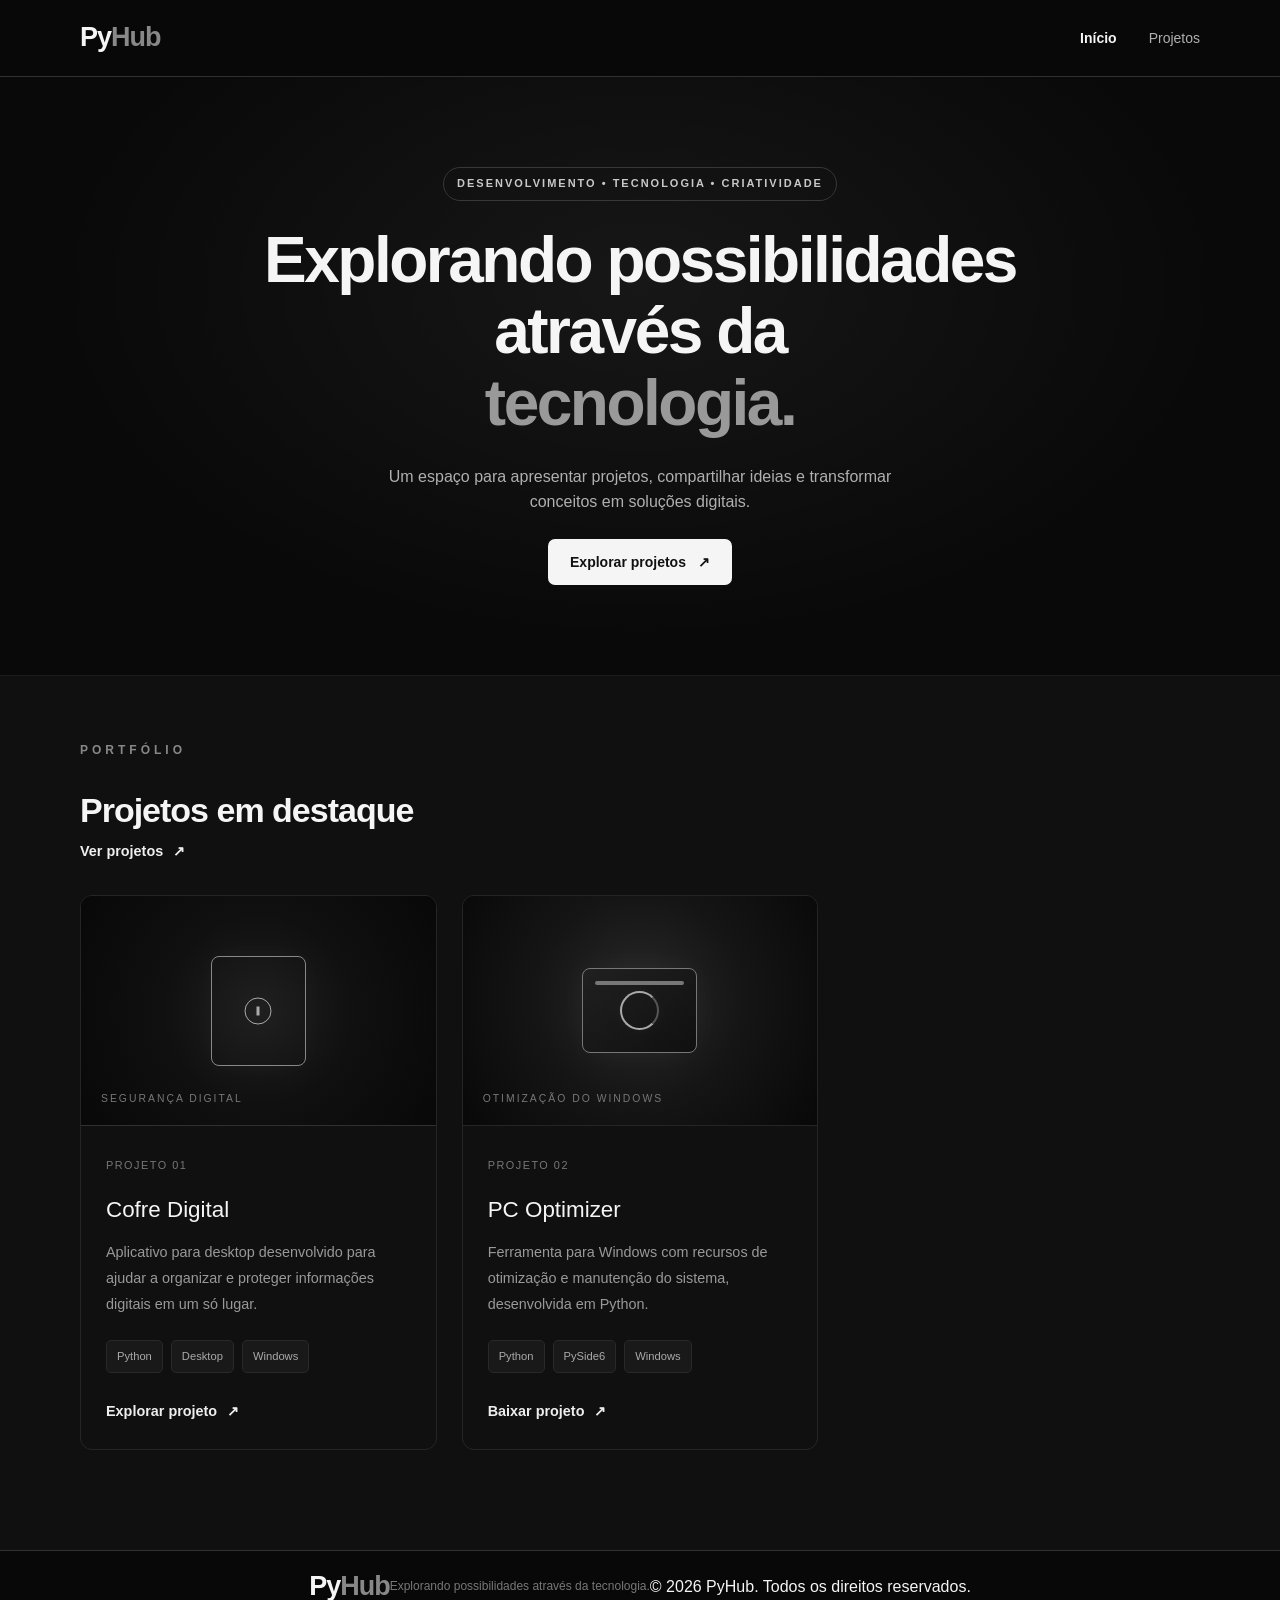
<file: index.html>
<!DOCTYPE html>
<html lang="pt-BR">
<head>
    <meta charset="UTF-8">
    <meta name="viewport" content="width=device-width, initial-scale=1.0">

    <meta
        name="description"
        content="PyHub — explorando possibilidades através da tecnologia, programação e projetos."
    >

    <title>PyHub | Tecnologia e Projetos</title>

    <link rel="stylesheet" href="css/style.css">
</head>

<body>

    <!-- Cabeçalho -->
    <header class="cabecalho">
        <div class="container navegacao">

            <a href="index.html" class="logo">
                Py<span>Hub</span>
            </a>

            <button
                class="menu-toggle"
                aria-label="Abrir menu"
                aria-expanded="false"
                aria-controls="menu"
            >
                <span></span>
                <span></span>
                <span></span>
            </button>

            <nav id="menu" class="menu">
                <a href="index.html" class="link-menu ativo">Início</a>
                <a href="projetos.html" class="link-menu">Projetos</a>
            </nav>

        </div>
    </header>

    <!-- Conteúdo principal -->
    <main>

        <!-- Apresentação -->
        <section class="hero">
            <div class="container hero-conteudo">

                <span class="hero-etiqueta">
                    DESENVOLVIMENTO • TECNOLOGIA • CRIATIVIDADE
                </span>

                <h1>
                    Explorando possibilidades
                    através da <span>tecnologia.</span>
                </h1>

                <p>
                    Um espaço para apresentar projetos, compartilhar ideias
                    e transformar conceitos em soluções digitais.
                </p>

                <a href="projetos.html" class="botao">
                    Explorar projetos
                    <span aria-hidden="true">↗</span>
                </a>

            </div>
        </section>

        <!-- Projetos em destaque -->
        <section class="secao-destaques">
            <div class="container">

                <div class="titulo-secao">
                    <div>
                        <span class="subtitulo">PORTFÓLIO</span>
                        <h2>Projetos em destaque</h2>
                    </div>

                    <a href="projetos.html" class="link-projeto">
                        Ver projetos
                        <span aria-hidden="true">↗</span>
                    </a>
                </div>

                <div class="grade-projetos">

                    <!-- Projeto 01: Cofre Digital -->
                    <article class="cartao-projeto">

                        <a
                            href="projetos/cofre-digital.html"
                            class="visual-projeto visual-cofre"
                            aria-label="Conhecer o projeto Cofre Digital"
                        >
                            <div class="cofre-icone" aria-hidden="true">
                                <div class="cofre-fechadura"></div>
                            </div>

                            <span class="visual-legenda">
                                SEGURANÇA DIGITAL
                            </span>
                        </a>

                        <div class="info-projeto">

                            <span class="numero-projeto">
                                PROJETO 01
                            </span>

                            <h3>Cofre Digital</h3>

                            <p>
                                Aplicativo para desktop desenvolvido
                                para ajudar a organizar e proteger
                                informações digitais em um só lugar.
                            </p>

                            <div class="tecnologias">
                                <span>Python</span>
                                <span>Desktop</span>
                                <span>Windows</span>
                            </div>

                            <a
                                href="projetos/cofre-digital.html"
                                class="link-projeto"
                            >
                                Explorar projeto
                                <span aria-hidden="true">↗</span>
                            </a>

                        </div>

                    </article>

                    <!-- Projeto 02: PC Optimizer -->
                    <article class="cartao-projeto">

                        <a
                            href="https://www.mediafire.com/file/gr42xhf5uawu7mx/PC-Optimizer.rar/file"
                            class="visual-projeto visual-optimizer"
                            aria-label="Baixar o PC Optimizer"
                            target="_blank"
                            rel="noopener noreferrer"
                        >
                            <div class="optimizer-icone" aria-hidden="true"></div>

                            <span class="visual-legenda">
                                OTIMIZAÇÃO DO WINDOWS
                            </span>
                        </a>

                        <div class="info-projeto">

                            <span class="numero-projeto">
                                PROJETO 02
                            </span>

                            <h3>PC Optimizer</h3>

                            <p>
                                Ferramenta para Windows com recursos
                                de otimização e manutenção do sistema,
                                desenvolvida em Python.
                            </p>

                            <div class="tecnologias">
                                <span>Python</span>
                                <span>PySide6</span>
                                <span>Windows</span>
                            </div>

                            <a
                                href="https://www.mediafire.com/file/gr42xhf5uawu7mx/PC-Optimizer.rar/file"
                                class="link-projeto"
                                target="_blank"
                                rel="noopener noreferrer"
                            >
                                Baixar projeto
                                <span aria-hidden="true">↗</span>
                            </a>

                        </div>

                    </article>

                </div>

            </div>
        </section>

    </main>

    <!-- Rodapé -->
    <footer class="rodape">
        <div class="container rodape-conteudo">

            <a href="index.html" class="logo">
                Py<span>Hub</span>
            </a>

            <p>
                Explorando possibilidades através da tecnologia.
            </p>

            <span class="copyright">
                © 2026 PyHub. Todos os direitos reservados.
            </span>

        </div>
    </footer>

    <!-- JavaScript do menu -->
    <script>
        const menuToggle = document.querySelector(".menu-toggle");
        const menu = document.querySelector("#menu");

        if (menuToggle && menu) {
            menuToggle.addEventListener("click", () => {
                const aberto =
                    menuToggle.getAttribute("aria-expanded") === "true";

                menuToggle.setAttribute(
                    "aria-expanded",
                    String(!aberto)
                );

                menu.classList.toggle("aberto", !aberto);

                menuToggle.setAttribute(
                    "aria-label",
                    aberto ? "Abrir menu" : "Fechar menu"
                );
            });

            menu.querySelectorAll("a").forEach((link) => {
                link.addEventListener("click", () => {
                    menu.classList.remove("aberto");
                    menuToggle.setAttribute("aria-expanded", "false");
                    menuToggle.setAttribute("aria-label", "Abrir menu");
                });
            });

            document.addEventListener("keydown", (evento) => {
                if (evento.key === "Escape") {
                    menu.classList.remove("aberto");
                    menuToggle.setAttribute("aria-expanded", "false");
                    menuToggle.setAttribute("aria-label", "Abrir menu");
                }
            });
        }
    </script>

</body>
</html>
</file>
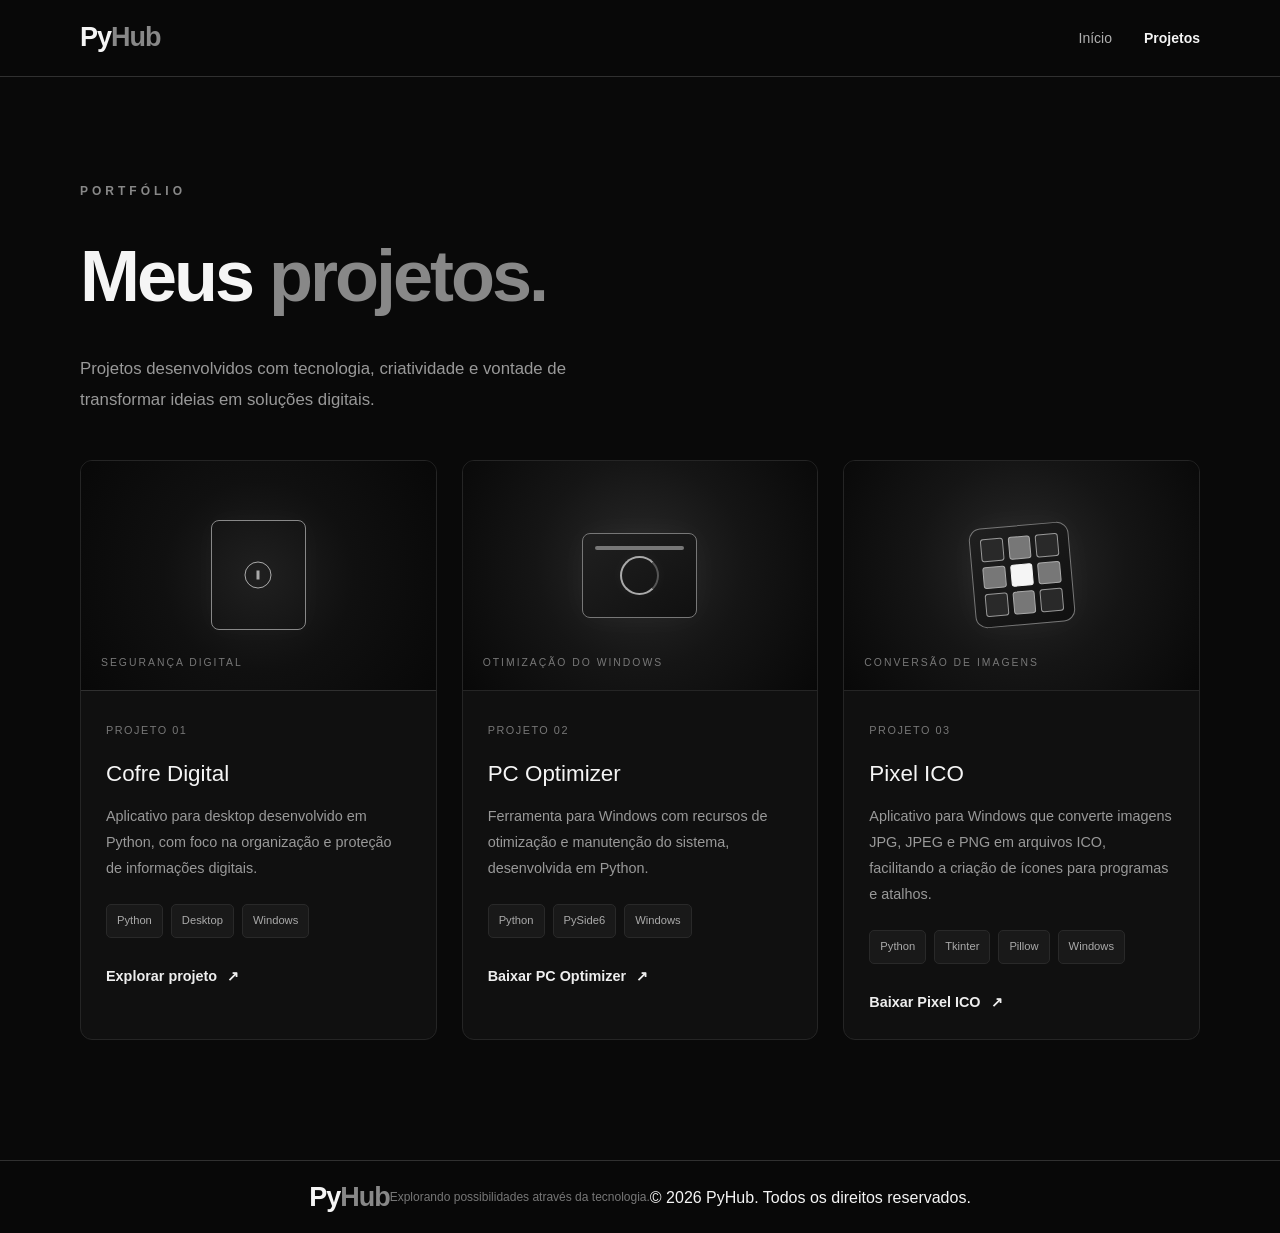
<file: projetos.html>
<!DOCTYPE html>
<html lang="pt-BR">
<head>
    <meta charset="UTF-8">
    <meta name="viewport" content="width=device-width, initial-scale=1.0">

    <meta
        name="description"
        content="Conheça os projetos desenvolvidos e apresentados no PyHub."
    >

    <title>Meus Projetos | PyHub</title>

    <link rel="stylesheet" href="css/style.css">
</head>

<body>

    <!-- Cabeçalho -->
    <header class="cabecalho">
        <div class="container navegacao">

            <a href="index.html" class="logo">
                Py<span>Hub</span>
            </a>

            <button
                class="menu-toggle"
                aria-label="Abrir menu"
                aria-expanded="false"
                aria-controls="menu"
            >
                <span></span>
                <span></span>
                <span></span>
            </button>

            <nav id="menu" class="menu">
                <a href="index.html" class="link-menu">Início</a>
                <a href="projetos.html" class="link-menu ativo">Projetos</a>
            </nav>

        </div>
    </header>

    <!-- Conteúdo principal -->
    <main>

        <section class="secao-projetos">
            <div class="container">

                <!-- Introdução -->
                <div class="titulo-secao">

                    <span class="subtitulo">PORTFÓLIO</span>

                    <h1>
                        Meus <span>projetos.</span>
                    </h1>

                    <p>
                        Projetos desenvolvidos com tecnologia,
                        criatividade e vontade de transformar ideias
                        em soluções digitais.
                    </p>

                </div>

                <!-- Grade de projetos -->
                <div class="grade-projetos">

                    <!-- Projeto 01: Cofre Digital -->
                    <article class="cartao-projeto">

                        <a
                            href="projetos/cofre-digital.html"
                            class="visual-projeto visual-cofre"
                            aria-label="Conhecer o Cofre Digital"
                        >

                            <div class="cofre-icone" aria-hidden="true">
                                <div class="cofre-fechadura"></div>
                            </div>

                            <span class="visual-legenda">
                                SEGURANÇA DIGITAL
                            </span>

                        </a>

                        <div class="info-projeto">

                            <span class="numero-projeto">
                                PROJETO 01
                            </span>

                            <h2>Cofre Digital</h2>

                            <p>
                                Aplicativo para desktop desenvolvido
                                em Python, com foco na organização
                                e proteção de informações digitais.
                            </p>

                            <div class="tecnologias">
                                <span>Python</span>
                                <span>Desktop</span>
                                <span>Windows</span>
                            </div>

                            <a
                                href="projetos/cofre-digital.html"
                                class="link-projeto"
                            >
                                Explorar projeto
                                <span aria-hidden="true">↗</span>
                            </a>

                        </div>

                    </article>

                    <!-- Projeto 02: PC Optimizer -->
                    <article class="cartao-projeto">

                        <a
                            href="https://www.mediafire.com/file/gr42xhf5uawu7mx/PC-Optimizer.rar/file"
                            class="visual-projeto visual-optimizer"
                            aria-label="Baixar o PC Optimizer"
                            target="_blank"
                            rel="noopener noreferrer"
                        >

                            <div class="optimizer-icone" aria-hidden="true"></div>

                            <span class="visual-legenda">
                                OTIMIZAÇÃO DO WINDOWS
                            </span>

                        </a>

                        <div class="info-projeto">

                            <span class="numero-projeto">
                                PROJETO 02
                            </span>

                            <h2>PC Optimizer</h2>

                            <p>
                                Ferramenta para Windows com recursos
                                de otimização e manutenção do sistema,
                                desenvolvida em Python.
                            </p>

                            <div class="tecnologias">
                                <span>Python</span>
                                <span>PySide6</span>
                                <span>Windows</span>
                            </div>

                            <a
                                href="https://www.mediafire.com/file/gr42xhf5uawu7mx/PC-Optimizer.rar/file"
                                class="link-projeto"
                                target="_blank"
                                rel="noopener noreferrer"
                            >
                                Baixar PC Optimizer
                                <span aria-hidden="true">↗</span>
                            </a>

                        </div>

                    </article>

                    <!-- Projeto 03: Pixel ICO -->
                    <article class="cartao-projeto">

                        <div
                            class="visual-projeto visual-pixel-ico"
                            role="img"
                            aria-label="Pixel ICO, conversor de imagens para ícones"
                        >

                            <div class="pixel-icone" aria-hidden="true">
                                <span></span>
                                <span></span>
                                <span></span>
                                <span></span>
                                <span></span>
                                <span></span>
                                <span></span>
                                <span></span>
                                <span></span>
                            </div>

                            <span class="visual-legenda">
                                CONVERSÃO DE IMAGENS
                            </span>

                        </div>

                        <div class="info-projeto">

                            <span class="numero-projeto">
                                PROJETO 03
                            </span>

                            <h2>Pixel ICO</h2>

                            <p>
                                Aplicativo para Windows que converte
                                imagens JPG, JPEG e PNG em arquivos
                                ICO, facilitando a criação de ícones
                                para programas e atalhos.
                            </p>

                            <div class="tecnologias">
                                <span>Python</span>
                                <span>Tkinter</span>
                                <span>Pillow</span>
                                <span>Windows</span>
                            </div>

                            <!-- Adicione o link de download quando estiver hospedado -->
                            
                            <a
                                href="https://www.mediafire.com/file/5153hezkbx34obw/Pixel+Ico.rar/file"
                                class="link-projeto"
                                target="_blank"
                                rel="noopener noreferrer"
                            >
                                Baixar Pixel ICO
                                <span aria-hidden="true">↗</span>
                                </a>


                        </div>

                    </article>

                </div>

            </div>
        </section>

    </main>

    <!-- Rodapé -->
    <footer class="rodape">
        <div class="container rodape-conteudo">

            <a href="index.html" class="logo">
                Py<span>Hub</span>
            </a>

            <p>
                Explorando possibilidades através da tecnologia.
            </p>

            <span class="copyright">
                © 2026 PyHub. Todos os direitos reservados.
            </span>

        </div>
    </footer>

    <!-- JavaScript do menu -->
    <script>
        const menuToggle = document.querySelector(".menu-toggle");
        const menu = document.querySelector("#menu");

        if (menuToggle && menu) {
            menuToggle.addEventListener("click", () => {
                const aberto =
                    menuToggle.getAttribute("aria-expanded") === "true";

                menuToggle.setAttribute(
                    "aria-expanded",
                    String(!aberto)
                );

                menu.classList.toggle("aberto", !aberto);

                menuToggle.setAttribute(
                    "aria-label",
                    aberto ? "Abrir menu" : "Fechar menu"
                );
            });

            menu.querySelectorAll("a").forEach((link) => {
                link.addEventListener("click", () => {
                    menu.classList.remove("aberto");

                    menuToggle.setAttribute("aria-expanded", "false");
                    menuToggle.setAttribute("aria-label", "Abrir menu");
                });
            });

            document.addEventListener("keydown", (evento) => {
                if (evento.key === "Escape") {
                    menu.classList.remove("aberto");

                    menuToggle.setAttribute("aria-expanded", "false");
                    menuToggle.setAttribute("aria-label", "Abrir menu");
                }
            });
        }
    </script>

</body>
</html>
</file>
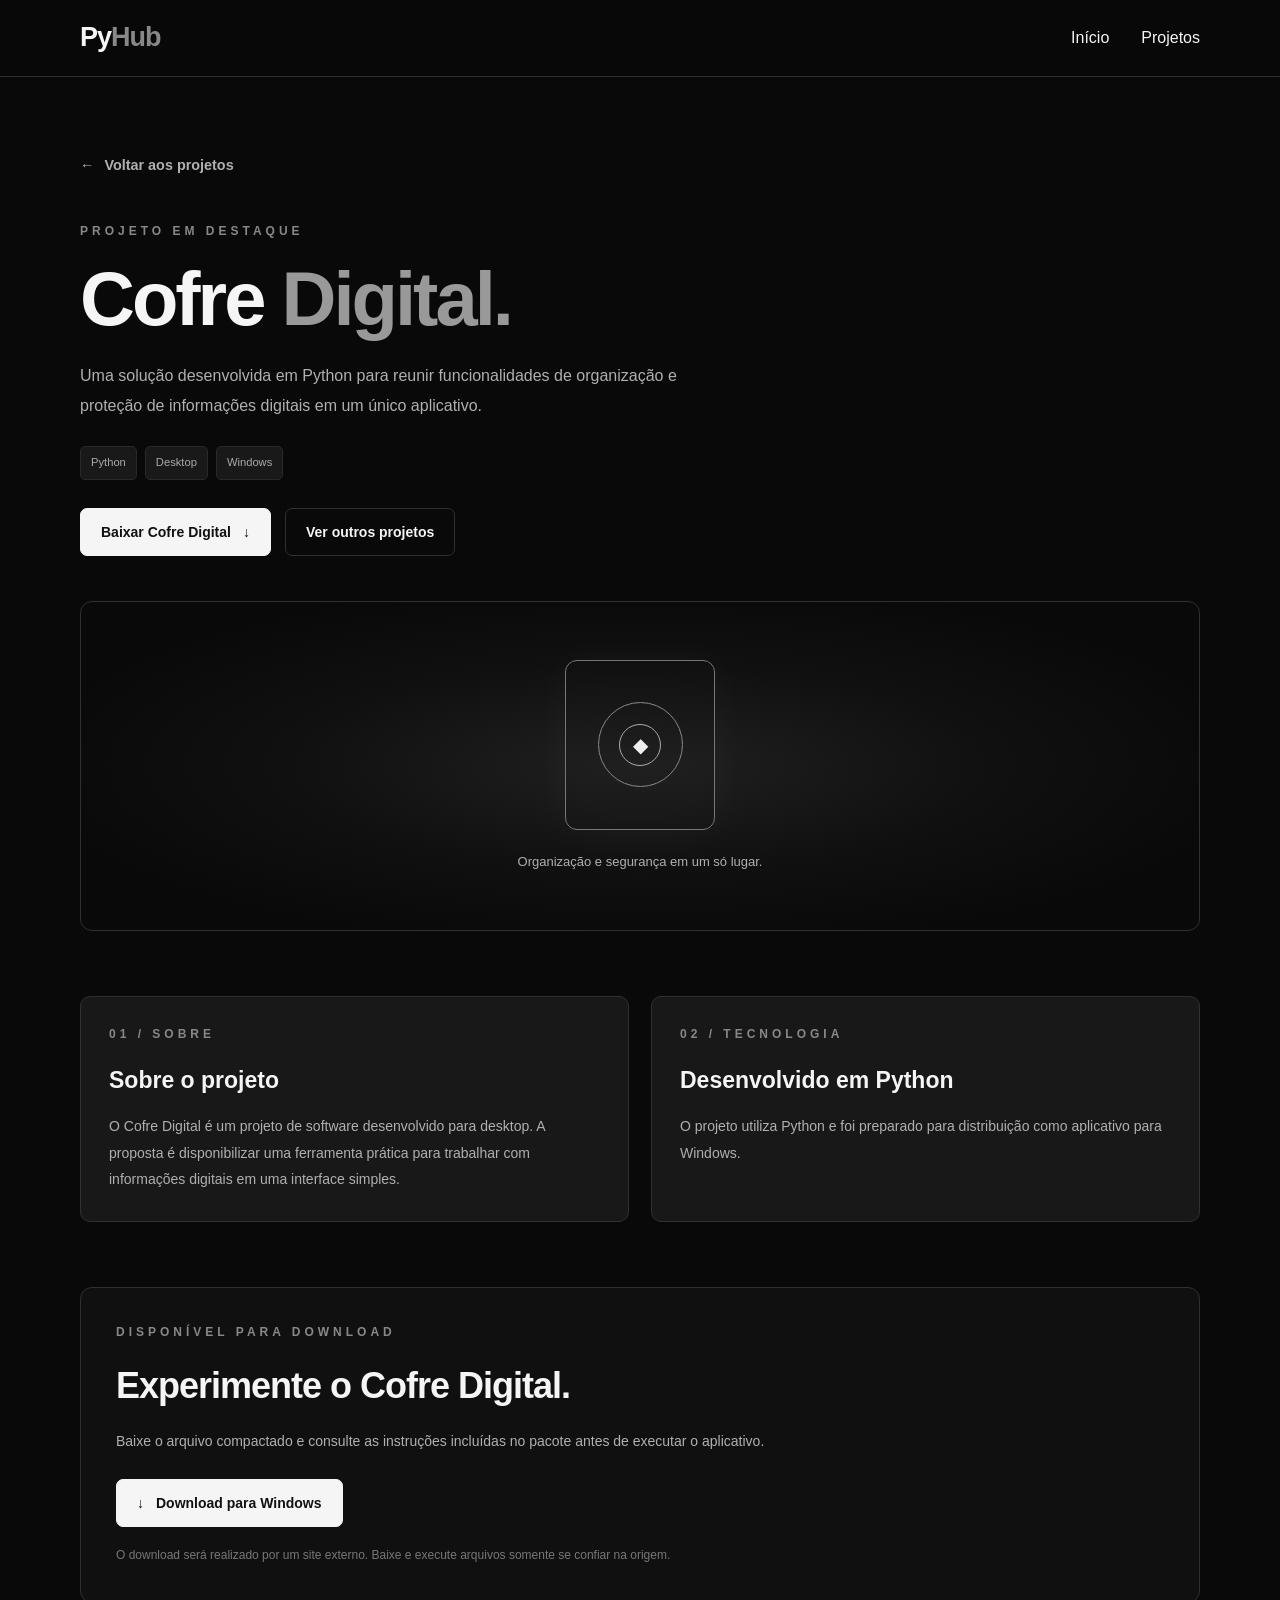
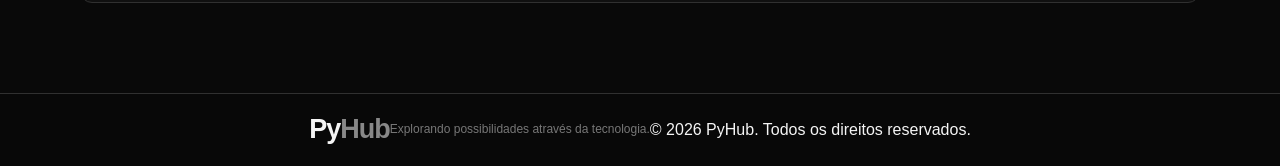
<file: projetos/cofre-digital.html>
<!DOCTYPE html>
<html lang="pt-BR">
<head>
    <meta charset="UTF-8">
    <meta name="viewport" content="width=device-width, initial-scale=1.0">

    <meta
        name="description"
        content="Conheça o Cofre Digital, um aplicativo para organizar informações digitais."
    >

    <title>Cofre Digital | PyHub</title>

    <link rel="stylesheet" href="../css/style.css">
</head>

<body>

    <!-- Cabeçalho -->
    <header class="cabecalho">
        <div class="container navegacao">

            <a href="../index.html" class="logo">
                Py<span>Hub</span>
            </a>

            <button
                class="menu-toggle"
                aria-label="Abrir menu"
                aria-expanded="false"
                aria-controls="menu"
            >
                <span></span>
                <span></span>
                <span></span>
            </button>

            <nav id="menu" class="menu">
                <a href="../index.html">Início</a>
                <a href="../projetos.html">Projetos</a>
            </nav>

        </div>
    </header>


    <!-- Conteúdo principal -->
    <main class="detalhe-projeto">

        <section class="detalhe-intro container">

            <a href="../projetos.html" class="link-projeto">
                <span aria-hidden="true">←</span>
                Voltar aos projetos
            </a>

            <span class="subtitulo">PROJETO EM DESTAQUE</span>

            <h1>Cofre <span>Digital.</span></h1>

            <p>
                Uma solução desenvolvida em Python para reunir
                funcionalidades de organização e proteção de
                informações digitais em um único aplicativo.
            </p>

            <div class="tecnologias">
                <span>Python</span>
                <span>Desktop</span>
                <span>Windows</span>
            </div>

            <div class="detalhe-acoes">
                <a
                    href="https://www.mediafire.com/file/9397wivo0n5shvx/cofre+digital.rar/file"
                    class="botao-download"
                    target="_blank"
                    rel="noopener noreferrer"
                >
                    Baixar Cofre Digital
                    <span aria-hidden="true">↓</span>
                </a>

                <a href="../projetos.html" class="botao-secundario">
                    Ver outros projetos
                </a>
            </div>

        </section>


        <!-- Apresentação visual -->
        <section class="container capa-cofre">

            <div class="cofre-grande">
                <div class="cofre-anel">
                    <div class="cofre-centro">
                        <span aria-hidden="true">◆</span>
                    </div>
                </div>
            </div>

            <p>Organização e segurança em um só lugar.</p>

        </section>


        <!-- Informações -->
        <section class="container blocos-detalhe">

            <article class="bloco-detalhe">
                <span class="subtitulo">01 / SOBRE</span>

                <h2>Sobre o projeto</h2>

                <p>
                    O Cofre Digital é um projeto de software desenvolvido
                    para desktop. A proposta é disponibilizar uma
                    ferramenta prática para trabalhar com informações
                    digitais em uma interface simples.
                </p>
            </article>

            <article class="bloco-detalhe">
                <span class="subtitulo">02 / TECNOLOGIA</span>

                <h2>Desenvolvido em Python</h2>

                <p>
                    O projeto utiliza Python e foi preparado para
                    distribuição como aplicativo para Windows.
                </p>
            </article>

        </section>


        <!-- Download -->
        <section class="container bloco-download">

            <div class="download-texto">
                <span class="subtitulo">DISPONÍVEL PARA DOWNLOAD</span>

                <h2>Experimente o Cofre Digital.</h2>

                <p>
                    Baixe o arquivo compactado e consulte as instruções
                    incluídas no pacote antes de executar o aplicativo.
                </p>
            </div>

            <a
                href="https://www.mediafire.com/file/9397wivo0n5shvx/cofre+digital.rar/file"
                class="botao-download"
                target="_blank"
                rel="noopener noreferrer"
            >
                <span aria-hidden="true">↓</span>
                Download para Windows
            </a>

            <p class="aviso-download">
                O download será realizado por um site externo.
                Baixe e execute arquivos somente se confiar na origem.
            </p>

        </section>

    </main>


    <!-- Rodapé -->
    <footer class="rodape">
        <div class="container rodape-conteudo">

            <a href="../index.html" class="logo">
                Py<span>Hub</span>
            </a>

            <p>Explorando possibilidades através da tecnologia.</p>

            <span class="copyright">
                © 2026 PyHub. Todos os direitos reservados.
            </span>

        </div>
    </footer>


    <script src="../script.js"></script>

</body>
</html>
</file>
<file: css/style.css>
/* ==============================
   1. CONFIGURAÇÕES GERAIS
================================ */

:root {
    --fundo: #090909;
    --fundo-secundario: #101010;
    --cartao: #181818;
    --cartao-hover: #202020;
    --borda: #303030;
    --branco: #f5f5f5;
    --cinza: #b0b0b0;
    --cinza-escuro: #777777;
    --transicao: 0.3s ease;
}

* {
    margin: 0;
    padding: 0;
    box-sizing: border-box;
}

html {
    scroll-behavior: smooth;
    scroll-padding-top: 90px;
}

body {
    font-family: Arial, Helvetica, sans-serif;
    background: var(--fundo);
    color: var(--branco);
    line-height: 1.6;
    min-height: 100vh;
}

a {
    color: inherit;
    text-decoration: none;
}

button,
a {
    -webkit-tap-highlight-color: transparent;
}

button {
    font: inherit;
}

.container {
    width: min(1120px, 90%);
    margin-inline: auto;
}

::selection {
    background: var(--branco);
    color: var(--fundo);
}


/* ==============================
   2. CABEÇALHO E NAVEGAÇÃO
================================ */

.cabecalho {
    position: sticky;
    top: 0;
    z-index: 1000;
    background: rgba(9, 9, 9, 0.92);
    border-bottom: 1px solid var(--borda);
    backdrop-filter: blur(12px);
}

.navegacao {
    min-height: 76px;
    display: flex;
    align-items: center;
    justify-content: space-between;
    gap: 24px;
}

.logo {
    font-size: 27px;
    font-weight: 800;
    letter-spacing: -1px;
    color: var(--branco);
    transition: opacity var(--transicao);
}

.logo:hover {
    opacity: 0.7;
}

.menu {
    display: flex;
    align-items: center;
    gap: 32px;
    list-style: none;
}

.link-menu {
    display: inline-block;
    color: var(--cinza);
    font-size: 14px;
    transition: color var(--transicao);
}

.link-menu:hover,
.link-menu.ativo {
    color: var(--branco);
}

.link-menu.ativo {
    font-weight: 700;
}


/* BOTÃO DO MENU MOBILE */

.menu-toggle {
    display: none;
    width: 42px;
    height: 42px;
    padding: 9px;
    flex-direction: column;
    justify-content: center;
    gap: 5px;
    background: transparent;
    border: 1px solid var(--borda);
    border-radius: 8px;
    cursor: pointer;
}

.menu-toggle span {
    display: block;
    width: 100%;
    height: 2px;
    background: var(--branco);
    transition: transform var(--transicao), opacity var(--transicao);
}

.menu-toggle[aria-expanded="true"] span:first-child {
    transform: translateY(7px) rotate(45deg);
}

.menu-toggle[aria-expanded="true"] span:nth-child(2) {
    opacity: 0;
}

.menu-toggle[aria-expanded="true"] span:last-child {
    transform: translateY(-7px) rotate(-45deg);
}


/* ==============================
   3. APRESENTAÇÃO INICIAL
================================ */

.hero {
    min-height: 520px;
    display: flex;
    align-items: center;
    justify-content: center;
    text-align: center;
    padding: 90px 0;
    background:
        radial-gradient(
            ellipse at 50% 35%,
            rgba(255, 255, 255, 0.055),
            transparent 65%
        ),
        var(--fundo);
}

.hero-conteudo {
    display: flex;
    flex-direction: column;
    align-items: center;
    gap: 24px;
    animation: aparecer 0.8s ease both;
}

.etiqueta {
    display: inline-block;
    padding: 7px 13px;
    border: 1px solid #383838;
    border-radius: 30px;
    color: #c8c8c8;
    font-size: 11px;
    font-weight: 700;
    letter-spacing: 2px;
}

.hero h1 {
    max-width: 850px;
    font-size: clamp(36px, 5.5vw, 64px);
    line-height: 1.12;
    letter-spacing: -2.5px;
    font-weight: 800;
}

.hero h1 span {
    display: block;
    color: #a8a8a8;
}

.hero p {
    max-width: 570px;
    color: var(--cinza);
    font-size: 16px;
}

.botao {
    min-height: 46px;
    display: inline-flex;
    align-items: center;
    justify-content: center;
    gap: 12px;
    padding: 12px 22px;
    border-radius: 7px;
    font-size: 14px;
    font-weight: 700;
    transition:
        background var(--transicao),
        color var(--transicao),
        transform var(--transicao);
}

.botao-principal {
    background: var(--branco);
    color: #111111;
}

.botao-principal:hover {
    background: #d6d6d6;
    transform: translateY(-3px);
}

.botao:focus-visible,
a:focus-visible,
button:focus-visible {
    outline: 2px solid var(--branco);
    outline-offset: 4px;
}


/* ==============================
   4. PROJETOS EM DESTAQUE
================================ */

.destaques {
    padding: 60px 0 100px;
    background: var(--fundo-secundario);
    border-top: 1px solid #1c1c1c;
}

.secao-cabecalho {
    display: flex;
    align-items: end;
    justify-content: space-between;
    gap: 24px;
    margin-bottom: 32px;
}

.subtitulo {
    color: var(--cinza-escuro);
    font-size: 11px;
    font-weight: 700;
    letter-spacing: 2px;
}

.secao-cabecalho h2 {
    margin-top: 5px;
    font-size: clamp(25px, 3vw, 34px);
    letter-spacing: -1px;
}

.link-ver-todos {
    display: inline-flex;
    align-items: center;
    gap: 8px;
    color: var(--cinza);
    font-size: 13px;
    transition: color var(--transicao);
}

.link-ver-todos:hover {
    color: var(--branco);
}

.grade-projetos {
    display: grid;
    grid-template-columns: repeat(3, minmax(0, 1fr));
    gap: 22px;
}

.cartao-projeto {
    min-width: 0;
    overflow: hidden;
    background: var(--cartao);
    border: 1px solid var(--borda);
    border-radius: 12px;
    transition:
        transform var(--transicao),
        border-color var(--transicao),
        background var(--transicao);
}

.cartao-projeto:hover {
    transform: translateY(-5px);
    border-color: #626262;
    background: var(--cartao-hover);
}


/* ==============================
   5. ILUSTRAÇÕES DOS PROJETOS
================================ */

.projeto-imagem {
    min-height: 190px;
    display: flex;
    align-items: center;
    justify-content: center;
    overflow: hidden;
    background:
        radial-gradient(
            circle at 50% 45%,
            #303030,
            #171717 65%
        );
    border-bottom: 1px solid var(--borda);
}

.ilustracao {
    width: 80%;
    min-height: 145px;
    display: flex;
    flex-direction: column;
    align-items: center;
    justify-content: center;
    gap: 12px;
    border: 1px solid #414141;
    border-radius: 10px;
    background: rgba(0, 0, 0, 0.2);
    transition: transform 0.4s ease;
}

.cartao-projeto:hover .ilustracao {
    transform: scale(1.04);
}

.ilustracao-icone {
    font-size: 48px;
    line-height: 1;
    color: #f0f0f0;
}

.ilustracao-linha {
    width: 50px;
    height: 2px;
    background: #777777;
}

.ilustracao-texto {
    color: #929292;
    font-size: 10px;
    font-weight: 700;
    letter-spacing: 3px;
}

.imagem-cofre {
    background:
        radial-gradient(
            circle at 50% 45%,
            #333333,
            #141414 70%
        );
}

.imagem-futuro {
    background:
        radial-gradient(
            circle at 50% 45%,
            #292929,
            #141414 70%
        );
}


/* ==============================
   6. INFORMAÇÕES DOS CARTÕES
================================ */

.projeto-info {
    padding: 22px;
}

.projeto-categoria {
    color: var(--cinza-escuro);
    font-size: 10px;
    font-weight: 700;
    letter-spacing: 1.5px;
}

.projeto-info h3 {
    margin-top: 8px;
    font-size: 21px;
    line-height: 1.3;
}

.projeto-info p {
    margin-top: 10px;
    color: var(--cinza);
    font-size: 13px;
    line-height: 1.7;
}

.tecnologias {
    display: flex;
    flex-wrap: wrap;
    gap: 7px;
    margin-top: 16px;
}

.tecnologias span {
    padding: 5px 9px;
    border: 1px solid #383838;
    border-radius: 5px;
    color: #cccccc;
    font-size: 10px;
}

.link-projeto {
    display: inline-flex;
    align-items: center;
    gap: 8px;
    margin-top: 22px;
    color: var(--branco);
    font-size: 13px;
    font-weight: 700;
    transition: color var(--transicao);
}

.link-projeto:hover {
    color: #aaaaaa;
}

.cartao-futuro .projeto-imagem {
    cursor: default;
}


/* ==============================
   7. RODAPÉ
================================ */

.rodape {
    background: #080808;
    border-top: 1px solid var(--borda);
}

.rodape-conteudo {
    min-height: 72px;
    display: flex;
    align-items: center;
    justify-content: center;
    text-align: center;
}

.rodape p {
    color: var(--cinza-escuro);
    font-size: 12px;
}


/* ==============================
   8. ANIMAÇÕES
================================ */

@keyframes aparecer {
    from {
        opacity: 0;
        transform: translateY(18px);
    }

    to {
        opacity: 1;
        transform: translateY(0);
    }
}

@media (prefers-reduced-motion: reduce) {
    *,
    *::before,
    *::after {
        scroll-behavior: auto !important;
        animation-duration: 0.01ms !important;
        animation-iteration-count: 1 !important;
        transition-duration: 0.01ms !important;
    }
}


/* ==============================
   9. TABLETS
================================ */

@media (max-width: 900px) {
    .grade-projetos {
        grid-template-columns: repeat(2, minmax(0, 1fr));
        gap: 18px;
    }

    .hero {
        min-height: 460px;
    }
}


/* ==============================
   10. CELULARES
================================ */

@media (max-width: 600px) {
    .navegacao {
        min-height: 66px;
    }

    .logo {
        font-size: 24px;
    }

    .menu-toggle {
        display: flex;
    }

    .menu {
        position: absolute;
        top: calc(100% + 1px);
        left: 0;
        right: 0;
        display: none;
        flex-direction: column;
        align-items: stretch;
        gap: 0;
        padding: 10px 5%;
        background: #101010;
        border-bottom: 1px solid var(--borda);
    }

    .menu.aberto {
        display: flex;
    }

    .link-menu {
        display: block;
        padding: 13px 0;
    }

    .hero {
        min-height: 430px;
        padding: 70px 0;
    }

    .hero-conteudo {
        gap: 20px;
    }

    .hero h1 {
        font-size: clamp(34px, 9vw, 46px);
        letter-spacing: -1.5px;
    }

    .hero p {
        font-size: 14px;
    }

    .destaques {
        padding: 48px 0 65px;
    }

    .secao-cabecalho {
        align-items: start;
        flex-direction: column;
        gap: 12px;
    }

    .grade-projetos {
        grid-template-columns: 1fr;
        gap: 18px;
    }

    .projeto-imagem {
        min-height: 180px;
    }

    .projeto-info {
        padding: 20px;
    }

    .rodape-conteudo {
        min-height: 65px;
    }

    .rodape p {
        font-size: 11px;
    }
}


/* ==============================
   PÁGINA DE PROJETOS
============================== */

.secao-projetos {
    padding: 100px 0 120px;
}

.titulo-secao {
    max-width: 650px;
    margin-bottom: 60px;
}

.subtitulo {
    display: inline-block;
    margin-bottom: 18px;
    color: #888;
    font-size: 0.75rem;
    font-weight: 600;
    letter-spacing: 4px;
}

.titulo-secao h1 {
    margin-bottom: 20px;
    font-size: clamp(2.5rem, 6vw, 4.5rem);
    font-weight: 600;
    letter-spacing: -3px;
}

.titulo-secao h1 span,
.logo span {
    color: #888;
}

.titulo-secao p {
    max-width: 500px;
    color: #999;
    font-size: 1.05rem;
    line-height: 1.8;
}

/* Grade */

.grade-projetos {
    display: grid;
    grid-template-columns: repeat(3, minmax(0, 1fr));
    gap: 25px;
}

/* Cards */

.cartao-projeto {
    overflow: hidden;
    background: #101010;
    border: 1px solid #252525;
    border-radius: 12px;
    transition:
        transform 0.3s ease,
        border-color 0.3s ease;
}

.cartao-projeto:hover {
    transform: translateY(-6px);
    border-color: #555;
}

/* Área visual */

.visual-projeto {
    position: relative;
    min-height: 230px;
    display: flex;
    align-items: center;
    justify-content: center;
    overflow: hidden;
    background: #080808;
    border-bottom: 1px solid #252525;
    text-decoration: none;
}

.visual-legenda {
    position: absolute;
    bottom: 18px;
    left: 20px;
    color: #777;
    font-size: 0.65rem;
    letter-spacing: 2px;
}

/* Visual J.A.R.V.I.S. */

.visual-jarvis {
    background:
        radial-gradient(
            circle,
            #202020 0%,
            #101010 35%,
            #080808 75%
        );
}

.jarvis-circulo {
    width: 125px;
    height: 125px;
    display: flex;
    align-items: center;
    justify-content: center;
    border: 1px solid #777;
    border-radius: 50%;
    box-shadow: 0 0 35px #ffffff0a;
    animation: pulsar-jarvis 4s ease-in-out infinite;
}

.jarvis-nucleo {
    width: 55px;
    height: 55px;
    border: 1px solid #aaa;
    border-radius: 50%;
    box-shadow: 0 0 25px #ffffff12;
}

@keyframes pulsar-jarvis {
    0%, 100% {
        transform: scale(1);
        opacity: 0.7;
    }

    50% {
        transform: scale(1.06);
        opacity: 1;
    }
}

/* Visual Cofre Digital */

.visual-cofre {
    background:
        radial-gradient(
            circle,
            #202020 0%,
            #101010 45%,
            #080808 100%
        );
}

.cofre-icone {
    position: relative;
    width: 95px;
    height: 110px;
    border: 1px solid #888;
    border-radius: 8px;
    box-shadow: 0 0 30px #ffffff08;
}

.cofre-fechadura {
    position: absolute;
    top: 50%;
    left: 50%;
    width: 27px;
    height: 27px;
    border: 1px solid #aaa;
    border-radius: 50%;
    transform: translate(-50%, -50%);
}

.cofre-fechadura::after {
    content: "";
    position: absolute;
    top: 8px;
    left: 11px;
    width: 3px;
    height: 9px;
    background: #aaa;
}

/* Projeto futuro */

.visual-futuro {
    background:
        radial-gradient(
            circle,
            #181818 0%,
            #080808 75%
        );
}

.futuro-simbolo {
    color: #777;
    font-size: 5rem;
    font-weight: 200;
    transition: transform 0.3s ease;
}

.cartao-projeto:hover .futuro-simbolo {
    transform: rotate(90deg);
}

/* Informações */

.info-projeto {
    padding: 25px;
}

.numero-projeto {
    color: #777;
    font-size: 0.68rem;
    letter-spacing: 1.5px;
}

.info-projeto h2 {
    margin: 15px 0 12px;
    font-size: 1.4rem;
    font-weight: 500;
}

.info-projeto p {
    min-height: 78px;
    color: #999;
    font-size: 0.9rem;
    line-height: 1.8;
}

/* Tecnologias */

.tecnologias {
    display: flex;
    flex-wrap: wrap;
    gap: 8px;
    margin: 22px 0;
}

.tecnologias span {
    padding: 7px 10px;
    color: #aaa;
    background: #191919;
    border: 1px solid #292929;
    border-radius: 5px;
    font-size: 0.7rem;
}

/* Links */

.link-projeto {
    display: inline-flex;
    align-items: center;
    gap: 10px;
    margin-top: 5px;
    color: #eee;
    font-size: 0.9rem;
    text-decoration: none;
    transition: color 0.2s ease;
}

.link-projeto:hover {
    color: #999;
}

.link-projeto span {
    transition: transform 0.2s ease;
}

.link-projeto:hover span {
    transform: translate(3px, -3px);
}

.indisponivel {
    color: #666;
    cursor: default;
}

/* Responsividade */

@media (max-width: 1000px) {
    .grade-projetos {
        grid-template-columns: repeat(2, minmax(0, 1fr));
    }
}

@media (max-width: 650px) {
    .secao-projetos {
        padding: 70px 0 85px;
    }

    .titulo-secao {
        margin-bottom: 40px;
    }

    .titulo-secao h1 {
        letter-spacing: -1.5px;
    }

    .grade-projetos {
        grid-template-columns: 1fr;
        gap: 20px;
    }

    .visual-projeto {
        min-height: 220px;
    }

    .info-projeto p {
        min-height: auto;
    }
}

@media (prefers-reduced-motion: reduce) {
    .jarvis-circulo {
        animation: none;
    }

    .cartao-projeto,
    .futuro-simbolo,
    .link-projeto span {
        transition: none;
    }
}

/* =====================================
   11. AJUSTES DA PÁGINA INICIAL
===================================== */

/* Etiqueta do destaque */
.hero-etiqueta {
    display: inline-block;
    padding: 7px 13px;
    border: 1px solid #383838;
    border-radius: 30px;
    color: #c8c8c8;
    font-size: 11px;
    font-weight: 700;
    letter-spacing: 2px;
}

/* Texto em destaque */
.hero h1 span,
.detalhe-intro h1 span {
    color: #999;
}

/* Botão principal */
.botao {
    background: var(--branco);
    color: #111;
}

.botao:hover {
    background: #d6d6d6;
    transform: translateY(-3px);
}

/* Seção de destaque da página inicial */
.secao-destaques {
    padding: 60px 0 100px;
    background: var(--fundo-secundario);
    border-top: 1px solid #1c1c1c;
}

.titulo-secao {
    margin-bottom: 32px;
}

.titulo-secao h2 {
    margin-top: 5px;
    font-size: clamp(25px, 3vw, 34px);
    letter-spacing: -1px;
}

.titulo-secao > div {
    margin-bottom: 0;
}

.titulo-secao > a {
    margin-top: 0;
}

/* Ilustração do Cofre na página inicial */
.visual-projeto.visual-cofre {
    position: relative;
    min-height: 230px;
    display: flex;
    align-items: center;
    justify-content: center;
    overflow: hidden;
    background:
        radial-gradient(circle, #202020 0%, #101010 45%, #080808 100%);
    border-bottom: 1px solid var(--borda);
}

.visual-cofre .cofre-icone {
    width: 95px;
    height: 110px;
}

.visual-cofre .visual-legenda {
    position: absolute;
    bottom: 18px;
    left: 20px;
}

/* Informações do cartão */
.info-projeto {
    padding: 25px;
}

.info-projeto h3 {
    margin: 15px 0 12px;
    font-size: 1.4rem;
    font-weight: 500;
}

.info-projeto p {
    min-height: 0;
    color: #999;
    font-size: 0.9rem;
    line-height: 1.8;
}

.info-projeto .tecnologias {
    margin: 22px 0;
}

.info-projeto .link-projeto {
    margin-top: 5px;
}

/* =====================================
   12. PÁGINA DO COFRE DIGITAL
===================================== */

.detalhe-projeto {
    padding-bottom: 90px;
}

.detalhe-intro {
    padding-top: 75px;
    padding-bottom: 45px;
    animation: aparecer 0.8s ease both;
}

.detalhe-intro > .link-projeto {
    margin: 0 0 45px;
    color: var(--cinza);
}

.detalhe-intro > .subtitulo {
    display: block;
    margin-bottom: 16px;
}

.detalhe-intro h1 {
    margin-bottom: 20px;
    font-size: clamp(42px, 7vw, 76px);
    line-height: 1.1;
    letter-spacing: -3px;
}

.detalhe-intro > p {
    max-width: 650px;
    color: var(--cinza);
    font-size: 16px;
    line-height: 1.9;
}

.detalhe-intro .tecnologias {
    margin: 24px 0;
}

.detalhe-acoes {
    display: flex;
    flex-wrap: wrap;
    align-items: center;
    gap: 14px;
    margin-top: 28px;
}

.botao-download,
.botao-secundario {
    min-height: 48px;
    display: inline-flex;
    align-items: center;
    justify-content: center;
    gap: 12px;
    padding: 12px 20px;
    border: 1px solid var(--borda);
    border-radius: 7px;
    font-size: 14px;
    font-weight: 700;
    transition:
        background var(--transicao),
        color var(--transicao),
        border-color var(--transicao),
        transform var(--transicao);
}

.botao-download {
    background: var(--branco);
    color: #111;
    border-color: var(--branco);
}

.botao-download:hover {
    background: #d6d6d6;
    transform: translateY(-2px);
}

.botao-secundario {
    background: transparent;
    color: var(--branco);
}

.botao-secundario:hover {
    background: var(--cartao-hover);
    border-color: #666;
}

/* Ilustração grande do cofre */
.capa-cofre {
    min-height: 330px;
    display: flex;
    flex-direction: column;
    align-items: center;
    justify-content: center;
    gap: 22px;
    background:
        radial-gradient(ellipse at center, #202020 0%, #101010 45%, #090909 80%);
    border: 1px solid var(--borda);
    border-radius: 12px;
}

.cofre-grande {
    width: 150px;
    height: 170px;
    display: flex;
    align-items: center;
    justify-content: center;
    border: 1px solid #777;
    border-radius: 12px;
    box-shadow: 0 0 45px #ffffff0a;
    animation: flutuar-cofre 5s ease-in-out infinite;
}

.cofre-anel {
    width: 85px;
    height: 85px;
    display: flex;
    align-items: center;
    justify-content: center;
    border: 1px solid #888;
    border-radius: 50%;
}

.cofre-centro {
    width: 42px;
    height: 42px;
    display: flex;
    align-items: center;
    justify-content: center;
    border: 1px solid #aaa;
    border-radius: 50%;
    color: #eee;
    font-size: 20px;
}

.capa-cofre > p {
    color: var(--cinza);
    font-size: 13px;
}

@keyframes flutuar-cofre {
    0%, 100% {
        transform: translateY(0);
    }

    50% {
        transform: translateY(-5px);
    }
}

/* Blocos explicativos */
.blocos-detalhe {
    display: grid;
    grid-template-columns: repeat(2, minmax(0, 1fr));
    gap: 22px;
    padding-top: 65px;
    padding-bottom: 65px;
}

.bloco-detalhe {
    padding: 28px;
    background: var(--cartao);
    border: 1px solid var(--borda);
    border-radius: 10px;
}

.bloco-detalhe .subtitulo {
    display: block;
    margin-bottom: 18px;
}

.bloco-detalhe h2 {
    margin-bottom: 14px;
    font-size: 23px;
}

.bloco-detalhe p {
    color: var(--cinza);
    font-size: 14px;
    line-height: 1.9;
}

/* Área de download */
.bloco-download {
    padding: 35px;
    background: var(--fundo-secundario);
    border: 1px solid var(--borda);
    border-radius: 12px;
}

.download-texto .subtitulo {
    display: block;
    margin-bottom: 15px;
}

.download-texto h2 {
    margin-bottom: 14px;
    font-size: clamp(25px, 4vw, 36px);
    letter-spacing: -1px;
}

.download-texto p {
    max-width: 650px;
    color: var(--cinza);
    font-size: 14px;
    line-height: 1.9;
}

.bloco-download > .botao-download {
    margin-top: 24px;
}

.aviso-download {
    margin-top: 18px;
    color: var(--cinza-escuro);
    font-size: 12px;
    line-height: 1.8;
}

/* =====================================
   13. RESPONSIVIDADE EXTRA
===================================== */

@media (max-width: 650px) {
    .secao-destaques {
        padding: 48px 0 65px;
    }

    .detalhe-intro {
        padding-top: 45px;
    }

    .detalhe-intro > .link-projeto {
        margin-bottom: 35px;
    }

    .detalhe-intro h1 {
        letter-spacing: -1.5px;
    }

    .detalhe-intro > p {
        font-size: 14px;
    }

    .detalhe-acoes {
        align-items: stretch;
        flex-direction: column;
    }

    .detalhe-acoes a {
        width: 100%;
    }

    .capa-cofre {
        min-height: 280px;
    }

    .blocos-detalhe {
        grid-template-columns: 1fr;
        padding-top: 45px;
        padding-bottom: 45px;
    }

    .bloco-download {
        padding: 24px;
    }
}

@media (prefers-reduced-motion: reduce) {
    .cofre-grande {
        animation: none;
    }
}

/* Acabamento da página Meus Projetos */

.secao-projetos {
    min-height: 70vh;
    animation: aparecer 0.7s ease both;
}

.secao-projetos .titulo-secao {
    margin-bottom: 45px;
}

.secao-projetos .titulo-secao h1 span {
    color: #888;
}

.secao-projetos .grade-projetos {
    align-items: start;
}

.secao-projetos .cartao-projeto {
    height: 100%;
}

.secao-projetos .info-projeto h2 {
    margin: 15px 0 12px;
    font-size: 1.4rem;
    font-weight: 500;
}

.secao-projetos .info-projeto p {
    min-height: 0;
}

.secao-projetos .info-projeto .tecnologias {
    margin: 22px 0;
}

.secao-projetos .info-projeto .link-projeto {
    margin-top: 5px;
}

@media (max-width: 650px) {
    .secao-projetos {
        padding: 65px 0 80px;
    }

    .secao-projetos .titulo-secao {
        margin-bottom: 35px;
    }
}

/* =====================================
   14. PC OPTIMIZER
===================================== */

.visual-optimizer {
    background:
        radial-gradient(
            circle at 50% 45%,
            #292929 0%,
            #151515 48%,
            #080808 100%
        );
}

.optimizer-icone {
    position: relative;
    width: 115px;
    height: 85px;
    display: flex;
    align-items: center;
    justify-content: center;
    border: 1px solid #777;
    border-radius: 8px;
    background: linear-gradient(145deg, #202020, #101010);
    box-shadow: 0 0 35px #ffffff0a;
    transition:
        transform 0.3s ease,
        border-color 0.3s ease;
}

.optimizer-icone::before {
    content: "";
    position: absolute;
    top: 12px;
    left: 12px;
    right: 12px;
    height: 4px;
    border-radius: 3px;
    background: #777;
}

.optimizer-icone::after {
    content: "";
    width: 35px;
    height: 35px;
    border: 2px solid #aaa;
    border-right-color: #555;
    border-radius: 50%;
    box-shadow: 0 0 15px #ffffff0a;
}

.cartao-projeto:hover .optimizer-icone {
    transform: translateY(-3px);
    border-color: #aaa;
}

.visual-optimizer .visual-legenda {
    position: absolute;
    bottom: 18px;
    left: 20px;
}

@media (prefers-reduced-motion: reduce) {
    .optimizer-icone {
        transition: none;
    }
}


/* =====================================
   15. PIXEL ICO
===================================== */

.visual-pixel-ico {
    background:
        radial-gradient(
            circle at 50% 45%,
            #292929 0%,
            #151515 48%,
            #080808 100%
        );
}

.pixel-icone {
    width: 100px;
    height: 100px;
    display: grid;
    grid-template-columns: repeat(3, 1fr);
    grid-template-rows: repeat(3, 1fr);
    gap: 5px;
    padding: 10px;
    border: 1px solid #777;
    border-radius: 12px;
    background: linear-gradient(145deg, #202020, #101010);
    box-shadow: 0 0 35px #ffffff0a;
    transform: rotate(-5deg);
    transition:
        transform 0.3s ease,
        border-color 0.3s ease;
}

.pixel-icone span {
    border: 1px solid #999;
    border-radius: 3px;
    background: #292929;
}

.pixel-icone span:nth-child(2),
.pixel-icone span:nth-child(4),
.pixel-icone span:nth-child(6),
.pixel-icone span:nth-child(8) {
    background: #777;
    border-color: #aaa;
}

.pixel-icone span:nth-child(5) {
    background: #f5f5f5;
    border-color: #f5f5f5;
}

.cartao-projeto:hover .pixel-icone {
    transform: rotate(0deg) scale(1.06);
    border-color: #aaa;
}

.visual-pixel-ico .visual-legenda {
    position: absolute;
    bottom: 18px;
    left: 20px;
}

@media (prefers-reduced-motion: reduce) {
    .pixel-icone {
        transition: none;
    }
}
</file>
